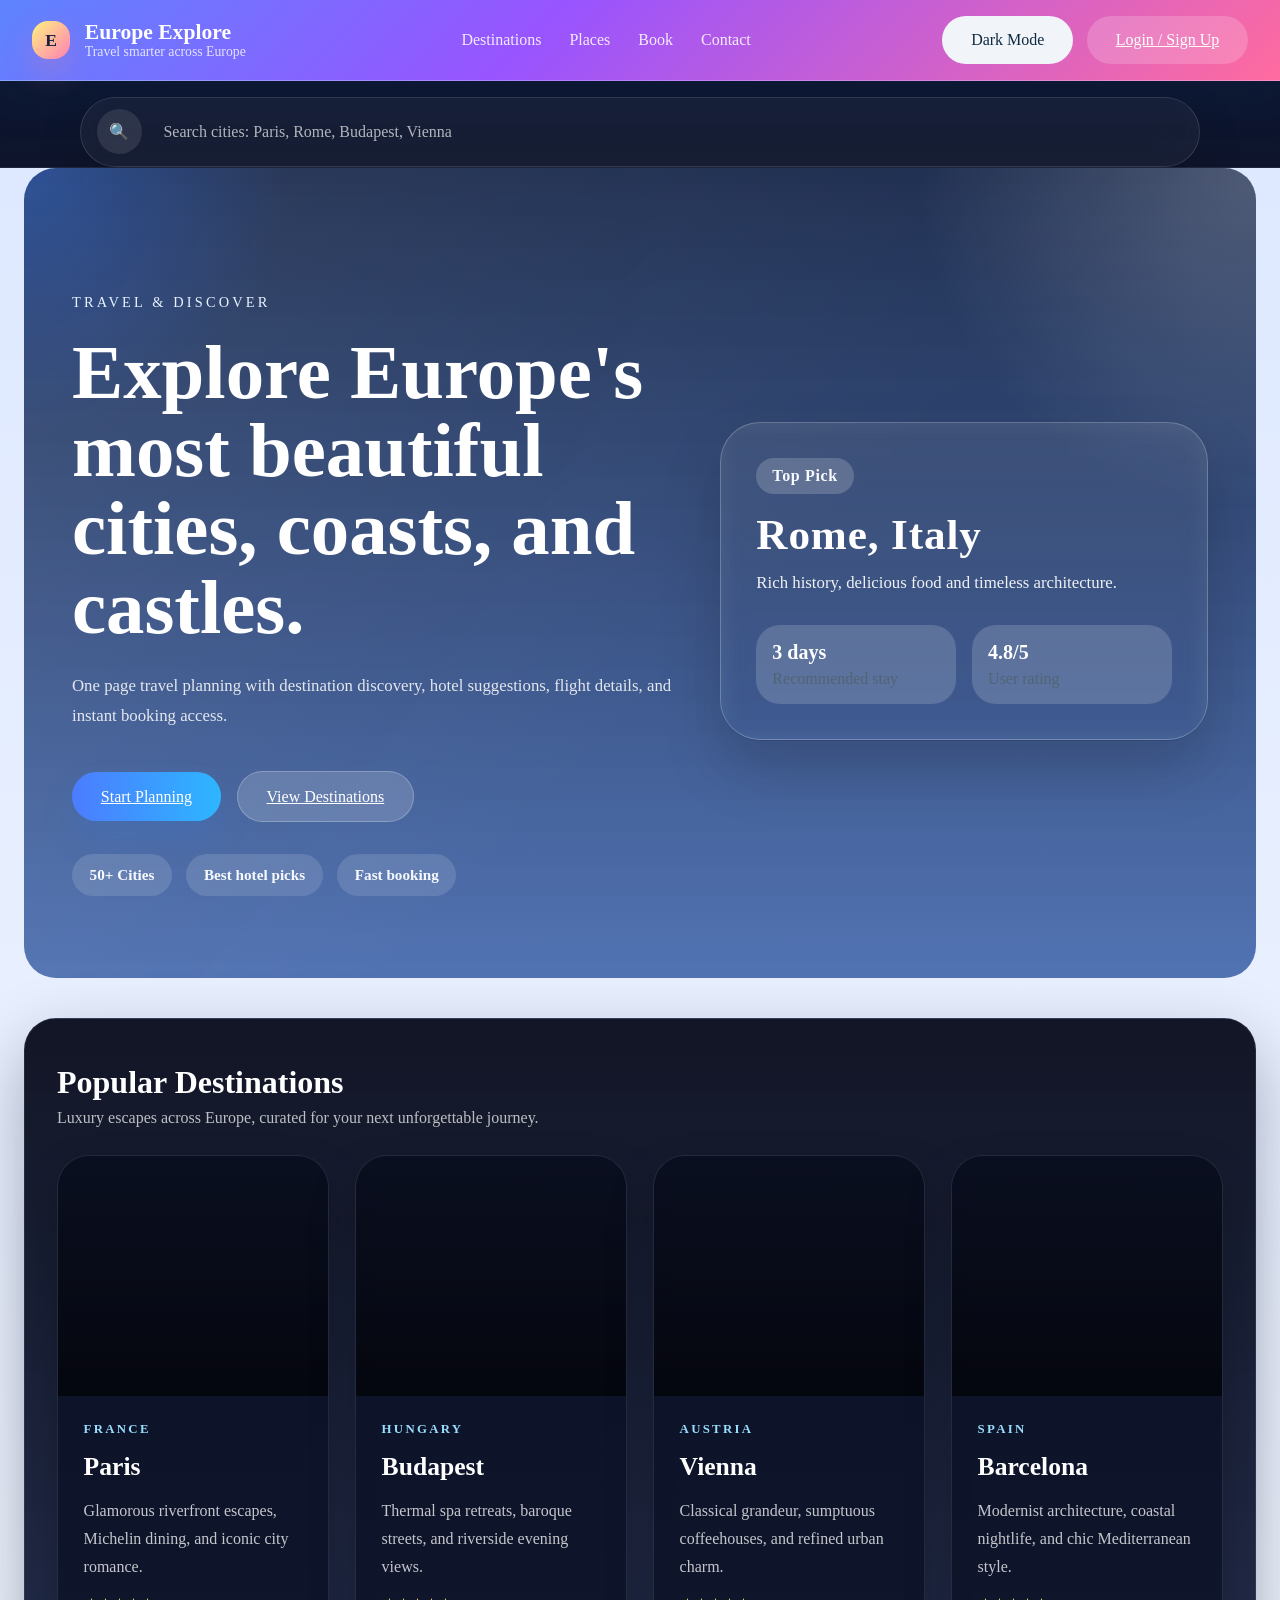
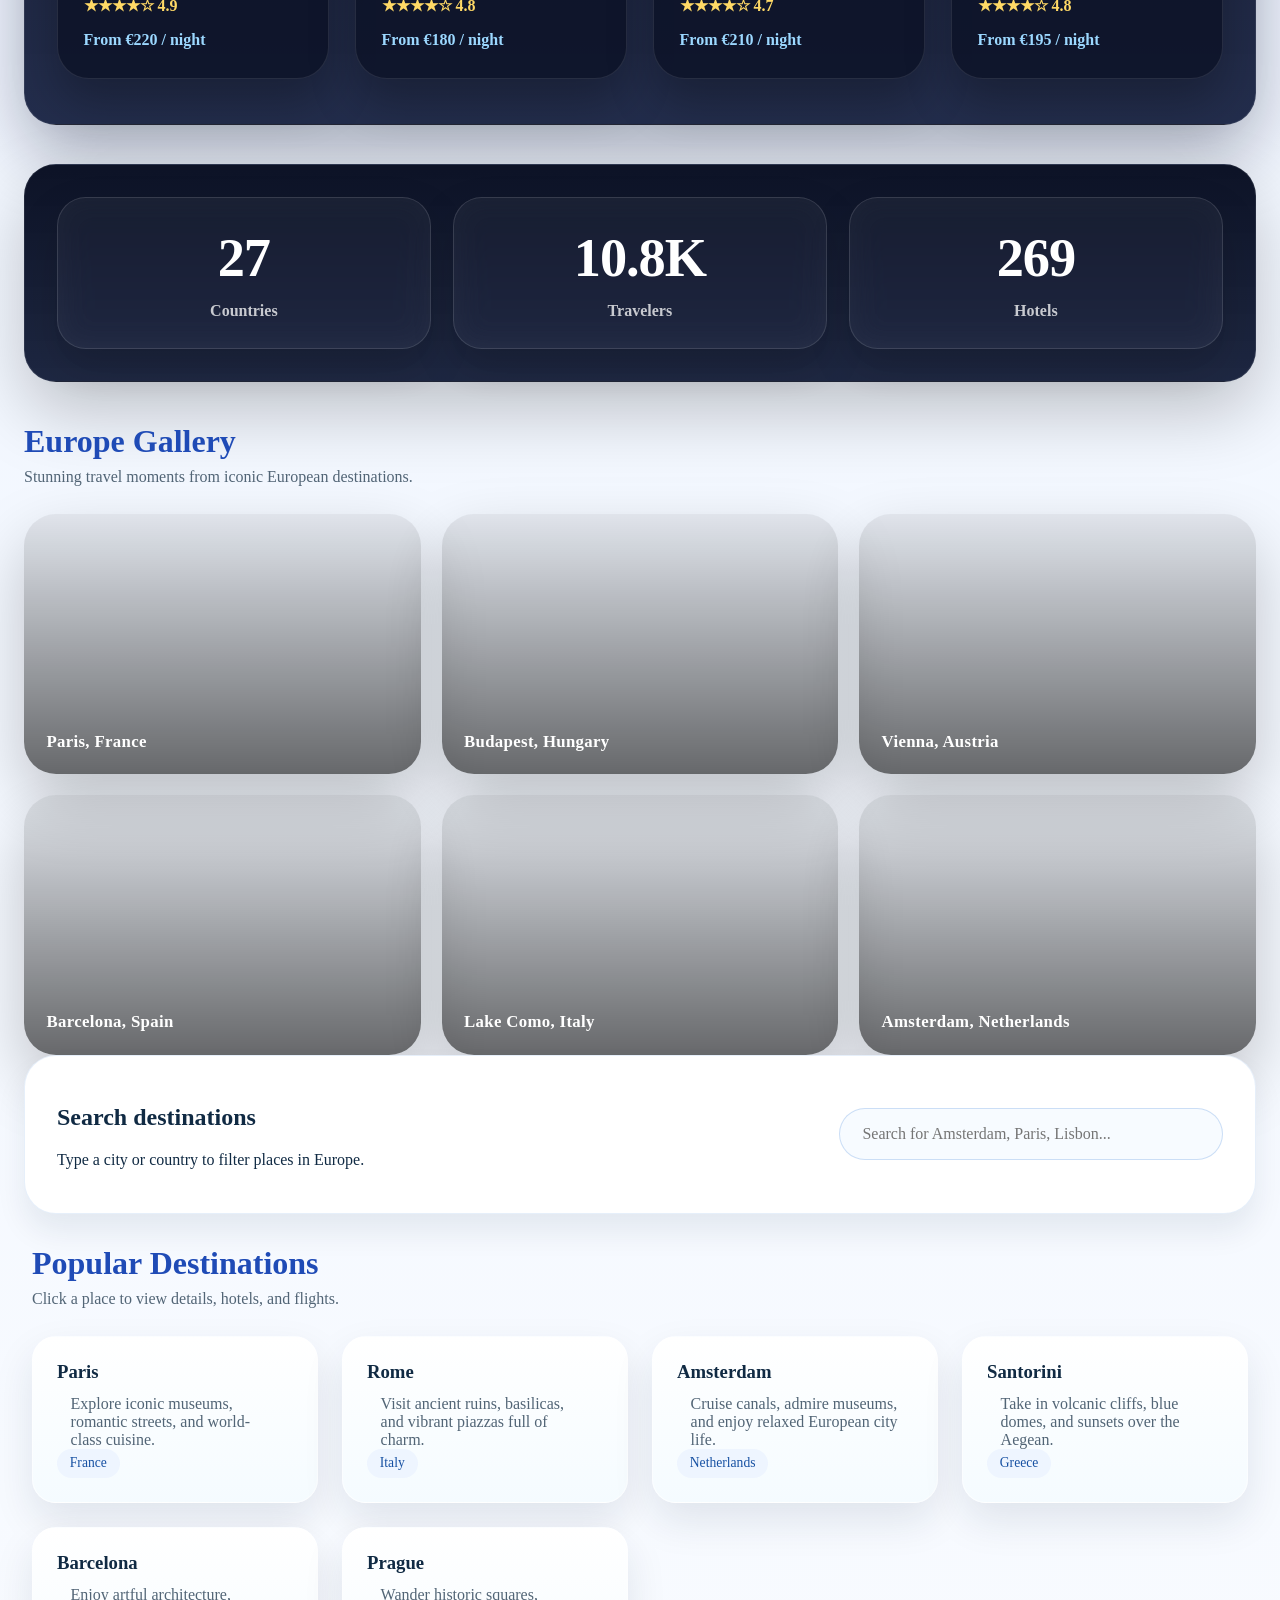
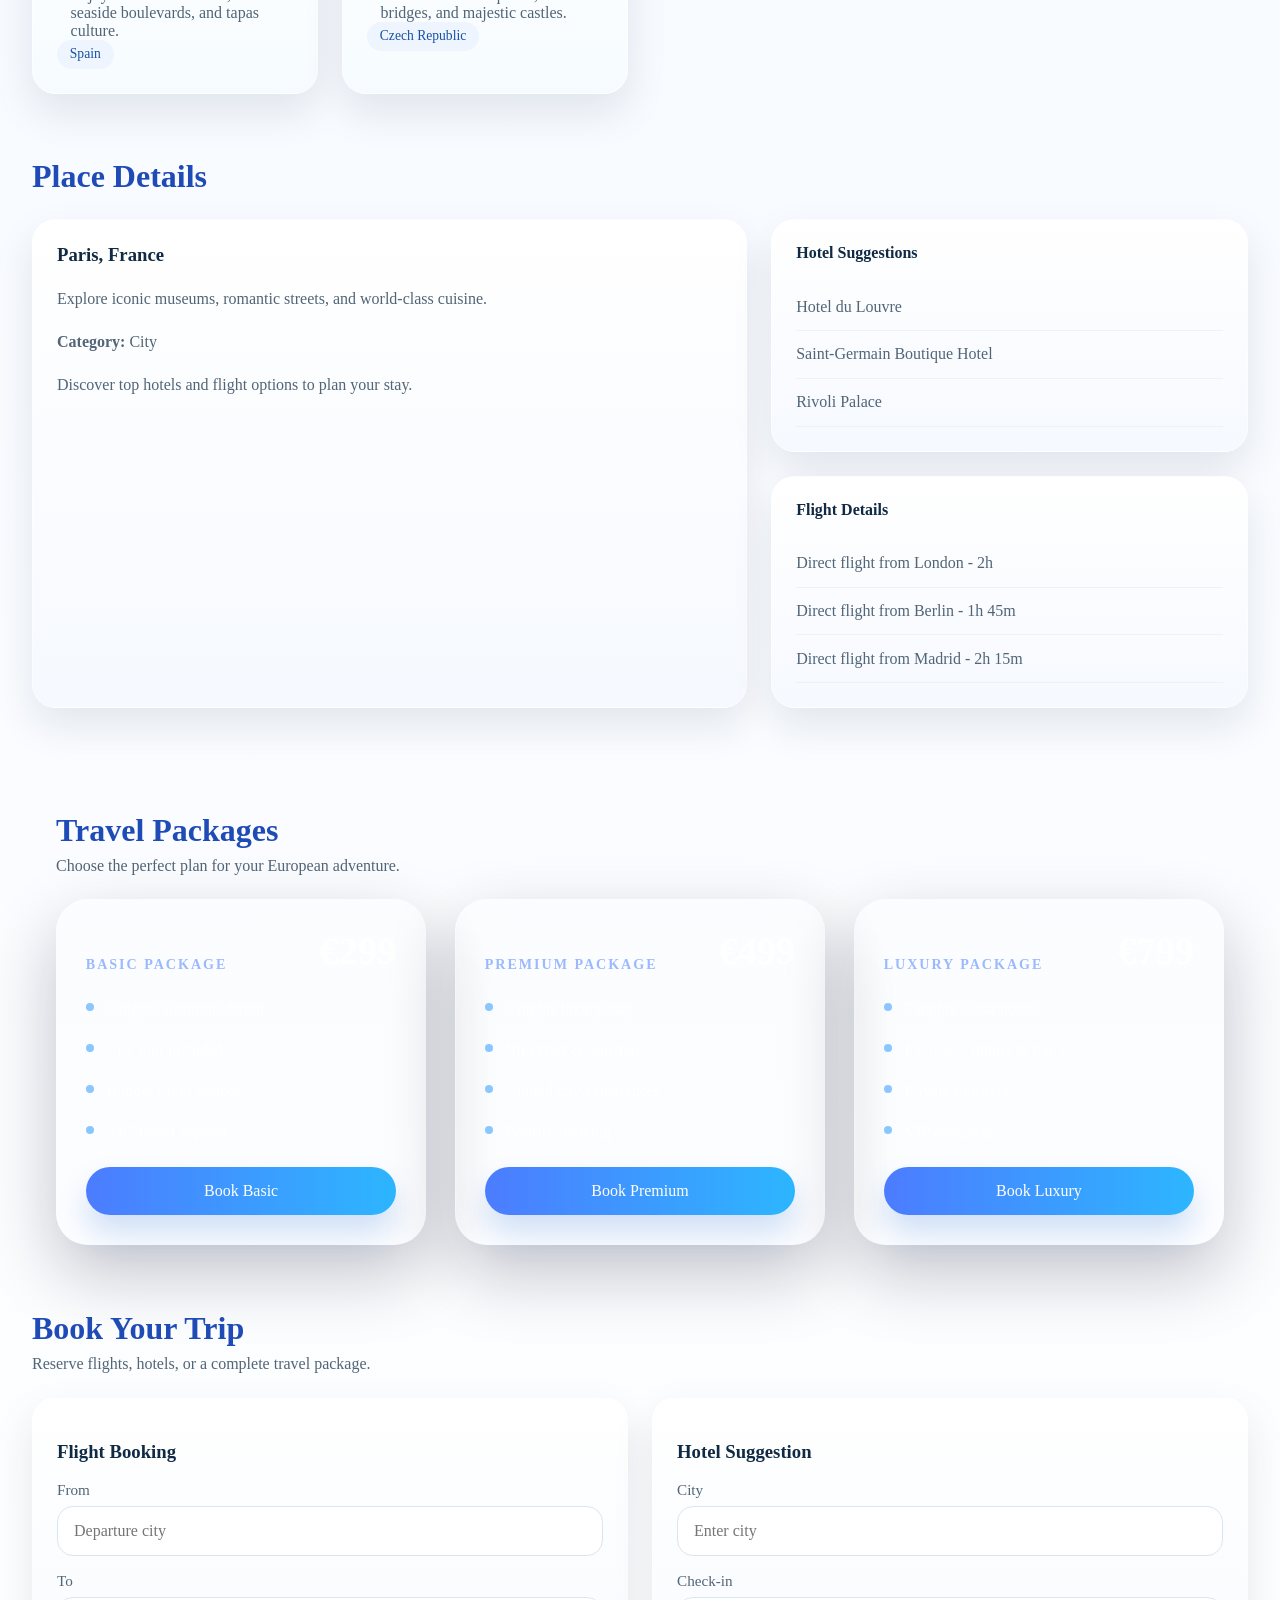
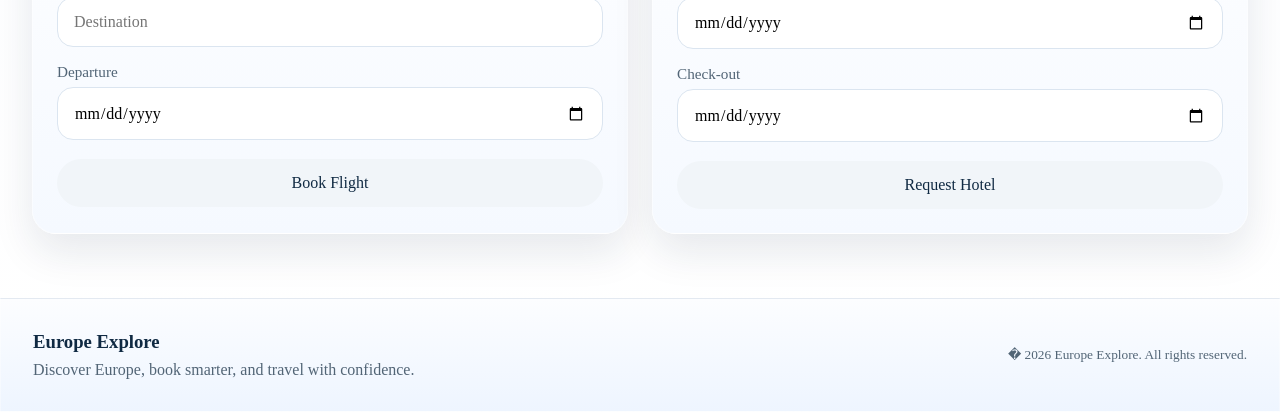
<file: index.html>
<!DOCTYPE html>
<html lang="en">
<head>
  <meta charset="UTF-8" />
  <meta name="viewport" content="width=device-width, initial-scale=1.0" />
  <title>Europe Explore</title>
  <link rel="stylesheet" href="style.css" />
</head>
<body>
  <header class="site-header">
    <div class="logo">
      <span class="logo-mark">E</span>
      <div class="logo-copy">
        <strong>Europe Explore</strong>
        <span>Travel smarter across Europe</span>
      </div>
    </div>
    <nav>
      <a href="#destinations">Destinations</a>
      <a href="#details">Places</a>
      <a href="#booking">Book</a>
      <a href="#contact">Contact</a>
    </nav>
    <div class="account-actions">
      <button id="themeToggle" class="btn btn-secondary">Dark Mode</button>
      <span id="userStatus" class="user-status hidden"></span>
      <a id="authLink" class="btn btn-tertiary" href="auth.html">Login / Sign Up</a>
      <button id="logoutBtn" class="btn btn-tertiary hidden">Logout</button>
    </div>
  </header>

  <section class="top-search">
    <div class="top-search-inner">
      <span class="search-icon">🔍</span>
      <input id="topSearchInput" type="search" placeholder="Search cities: Paris, Rome, Budapest, Vienna" aria-label="Search cities" />
    </div>
  </section>

  <main>
    <section class="hero">
      <div class="hero-copy">
        <p class="eyebrow">Travel & Discover</p>
        <h1>Explore Europe&apos;s most beautiful cities, coasts, and castles.</h1>
        <p>One page travel planning with destination discovery, hotel suggestions, flight details, and instant booking access.</p>
        <div class="hero-actions">
          <a class="btn btn-primary" href="#booking">Start Planning</a>
          <a class="btn btn-secondary" href="#destinations">View Destinations</a>
        </div>
        <div class="hero-features">
          <span class="feature-pill">50+ Cities</span>
          <span class="feature-pill">Best hotel picks</span>
          <span class="feature-pill">Fast booking</span>
        </div>
      </div>
      <div class="hero-image">
        <div class="hero-card">
          <div class="hero-card-badge">Top Pick</div>
          <h2>Rome, Italy</h2>
          <p>Rich history, delicious food and timeless architecture.</p>
          <div class="hero-card-meta">
            <div>
              <strong>3 days</strong>
              <span>Recommended stay</span>
            </div>
            <div>
              <strong>4.8/5</strong>
              <span>User rating</span>
            </div>
          </div>
        </div>
      </div>
    </section>

    <section class="popular-section">
      <div class="section-header">
        <h2>Popular Destinations</h2>
        <p>Luxury escapes across Europe, curated for your next unforgettable journey.</p>
      </div>
      <div class="popular-grid">
        <article class="popular-card">
          <div class="card-image" style="background-image:url('https://images.unsplash.com/photo-1528291151371-67e448d4ee5d?auto=format&fit=crop&w=900&q=80');"></div>
          <div class="card-body">
            <span class="card-country">France</span>
            <h3>Paris</h3>
            <p>Glamorous riverfront escapes, Michelin dining, and iconic city romance.</p>
            <div class="card-meta">
              <span class="rating">★★★★☆ 4.9</span>
              <span class="price">From €220 / night</span>
            </div>
          </div>
        </article>
        <article class="popular-card">
          <div class="card-image" style="background-image:url('https://images.unsplash.com/photo-1512453979798-5ea266f8880c?auto=format&fit=crop&w=900&q=80');"></div>
          <div class="card-body">
            <span class="card-country">Hungary</span>
            <h3>Budapest</h3>
            <p>Thermal spa retreats, baroque streets, and riverside evening views.</p>
            <div class="card-meta">
              <span class="rating">★★★★☆ 4.8</span>
              <span class="price">From €180 / night</span>
            </div>
          </div>
        </article>
        <article class="popular-card">
          <div class="card-image" style="background-image:url('https://images.unsplash.com/photo-1502602898657-3e91760cbb34?auto=format&fit=crop&w=900&q=80');"></div>
          <div class="card-body">
            <span class="card-country">Austria</span>
            <h3>Vienna</h3>
            <p>Classical grandeur, sumptuous coffeehouses, and refined urban charm.</p>
            <div class="card-meta">
              <span class="rating">★★★★☆ 4.7</span>
              <span class="price">From €210 / night</span>
            </div>
          </div>
        </article>
        <article class="popular-card">
          <div class="card-image" style="background-image:url('https://images.unsplash.com/photo-1501959915551-4e8dffef4adc?auto=format&fit=crop&w=900&q=80');"></div>
          <div class="card-body">
            <span class="card-country">Spain</span>
            <h3>Barcelona</h3>
            <p>Modernist architecture, coastal nightlife, and chic Mediterranean style.</p>
            <div class="card-meta">
              <span class="rating">★★★★☆ 4.8</span>
              <span class="price">From €195 / night</span>
            </div>
          </div>
        </article>
      </div>
    </section>

    <section class="stats-section">
      <div class="stats-grid">
        <article class="stat-card">
          <span class="stat-value" data-target="50">0</span>
          <p>Countries</p>
        </article>
        <article class="stat-card">
          <span class="stat-value" data-target="20000">0</span>
          <p>Travelers</p>
        </article>
        <article class="stat-card">
          <span class="stat-value" data-target="500">0</span>
          <p>Hotels</p>
        </article>
      </div>
    </section>

    <section class="gallery-section">
      <div class="section-header">
        <h2>Europe Gallery</h2>
        <p>Stunning travel moments from iconic European destinations.</p>
      </div>
      <div class="gallery-grid">
        <article class="gallery-item" style="background-image:url('https://images.unsplash.com/photo-1500530855697-b586d89ba3ee?auto=format&fit=crop&w=900&q=80');">
          <div class="gallery-overlay"><span>Paris, France</span></div>
        </article>
        <article class="gallery-item" style="background-image:url('https://images.unsplash.com/photo-1526935432235-7a937a9d5d2f?auto=format&fit=crop&w=900&q=80');">
          <div class="gallery-overlay"><span>Budapest, Hungary</span></div>
        </article>
        <article class="gallery-item" style="background-image:url('https://images.unsplash.com/photo-1505693416388-ac5ce068fe85?auto=format&fit=crop&w=900&q=80');">
          <div class="gallery-overlay"><span>Vienna, Austria</span></div>
        </article>
        <article class="gallery-item" style="background-image:url('https://images.unsplash.com/photo-1504384308090-c894fdcc538d?auto=format&fit=crop&w=900&q=80');">
          <div class="gallery-overlay"><span>Barcelona, Spain</span></div>
        </article>
        <article class="gallery-item" style="background-image:url('https://images.unsplash.com/photo-1491553895911-0055eca6402d?auto=format&fit=crop&w=900&q=80');">
          <div class="gallery-overlay"><span>Lake Como, Italy</span></div>
        </article>
        <article class="gallery-item" style="background-image:url('https://images.unsplash.com/photo-1512453979798-5ea266f8880c?auto=format&fit=crop&w=900&q=80');">
          <div class="gallery-overlay"><span>Amsterdam, Netherlands</span></div>
        </article>
      </div>
    </section>

    <section class="search-panel">
      <div>
        <h2>Search destinations</h2>
        <p>Type a city or country to filter places in Europe.</p>
      </div>
      <div class="search-bar">
        <input id="searchInput" type="text" placeholder="Search for Amsterdam, Paris, Lisbon..." />
      </div>
    </section>

    <section id="destinations" class="section-grid">
      <div class="section-header">
        <h2>Popular Destinations</h2>
        <p>Click a place to view details, hotels, and flights.</p>
      </div>
      <div id="destinationCards" class="grid"></div>
    </section>

    <section id="details" class="details-section">
      <div class="section-header">
        <h2>Place Details</h2>
      </div>
      <div class="detail-layout">
        <div class="detail-card" id="detailCard">
          <h3>Select a destination to see details</h3>
          <p>Choose one of the popular destinations above to view more information.</p>
        </div>
        <div class="info-panels">
          <div class="info-box">
            <h4>Hotel Suggestions</h4>
            <ul id="hotelList"></ul>
          </div>
          <div class="info-box">
            <h4>Flight Details</h4>
            <ul id="flightList"></ul>
          </div>
        </div>
      </div>
    </section>

    <section class="pricing-section">
      <div class="section-header">
        <h2>Travel Packages</h2>
        <p>Choose the perfect plan for your European adventure.</p>
      </div>
      <div class="pricing-grid">
        <article class="pricing-card">
          <div class="pricing-header">
            <span>Basic Package</span>
            <strong>€299</strong>
          </div>
          <ul class="pricing-features">
            <li>3 nights accommodation</li>
            <li>City tour included</li>
            <li>Budget flight options</li>
            <li>24/7 travel support</li>
          </ul>
          <button class="btn btn-primary">Book Basic</button>
        </article>
        <article class="pricing-card featured">
          <div class="pricing-header">
            <span>Premium Package</span>
            <strong>€499</strong>
          </div>
          <ul class="pricing-features">
            <li>5 nights luxury stay</li>
            <li>Breakfast & transfers</li>
            <li>Guided city experiences</li>
            <li>Priority booking</li>
          </ul>
          <button class="btn btn-primary">Book Premium</button>
        </article>
        <article class="pricing-card">
          <div class="pricing-header">
            <span>Luxury Package</span>
            <strong>€799</strong>
          </div>
          <ul class="pricing-features">
            <li>7 nights 5-star hotels</li>
            <li>Exclusive dining & tours</li>
            <li>Private transfers</li>
            <li>VIP concierge</li>
          </ul>
          <button class="btn btn-primary">Book Luxury</button>
        </article>
      </div>
    </section>

    <section id="booking" class="booking-section">
      <div class="section-header">
        <h2>Book Your Trip</h2>
        <p>Reserve flights, hotels, or a complete travel package.</p>
      </div>
      <div class="booking-grid">
        <div class="booking-card">
          <h3>Flight Booking</h3>
          <label>From</label>
          <input id="flightFrom" type="text" placeholder="Departure city" />
          <label>To</label>
          <input id="flightTo" type="text" placeholder="Destination" />
          <label>Departure</label>
          <input id="flightDate" type="date" />
          <button id="flightBookBtn" class="btn btn-secondary">Book Flight</button>
        </div>
        <div class="booking-card">
          <h3>Hotel Suggestion</h3>
          <label>City</label>
          <input id="hotelCity" type="text" placeholder="Enter city" />
          <label>Check-in</label>
          <input id="hotelCheckin" type="date" />
          <label>Check-out</label>
          <input id="hotelCheckout" type="date" />
          <button id="hotelBookBtn" class="btn btn-secondary">Request Hotel</button>
        </div>
      </div>
    </section>
  </main>

  <footer id="contact" class="site-footer">
    <div>
      <h3>Europe Explore</h3>
      <p>Discover Europe, book smarter, and travel with confidence.</p>
    </div>
    <small>� 2026 Europe Explore. All rights reserved.</small>
  </footer>

  <script src="script.js"></script>
</body>
</html>
</file>
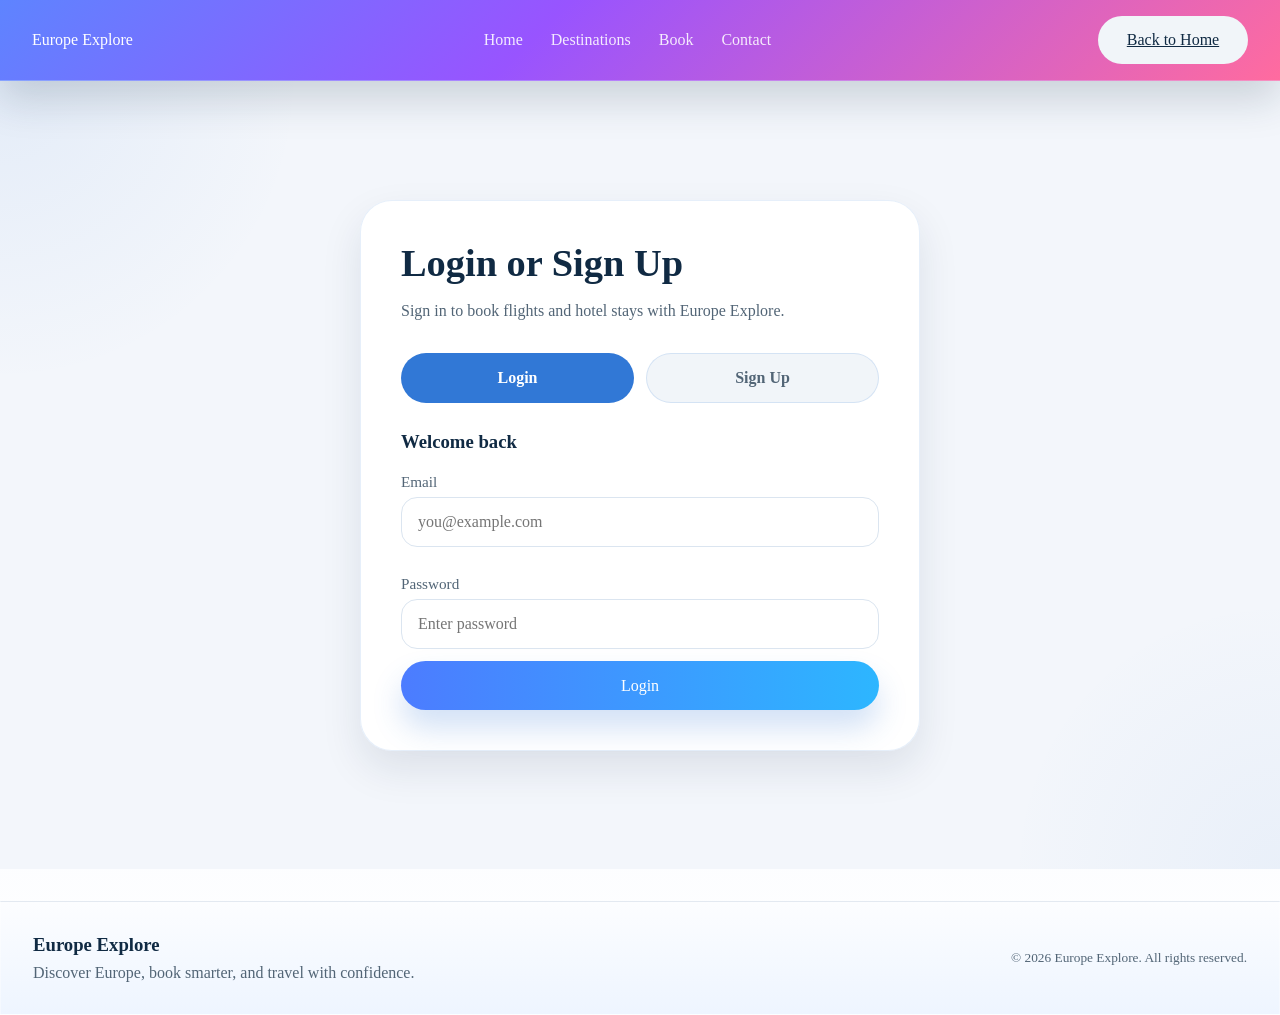
<file: auth.html>
<!DOCTYPE html>
<html lang="en">
<head>
  <meta charset="UTF-8" />
  <meta name="viewport" content="width=device-width, initial-scale=1.0" />
  <title>Europe Explore — Login / Sign Up</title>
  <link rel="stylesheet" href="style.css" />
</head>
<body>
  <header class="site-header">
    <div class="logo">Europe Explore</div>
    <nav>
      <a href="index.html">Home</a>
      <a href="index.html#destinations">Destinations</a>
      <a href="index.html#booking">Book</a>
      <a href="#contact">Contact</a>
    </nav>
    <a class="btn btn-secondary" href="index.html">Back to Home</a>
  </header>

  <main class="auth-page">
    <div class="auth-card">
      <h1>Login or Sign Up</h1>
      <p>Sign in to book flights and hotel stays with Europe Explore.</p>
      <div class="auth-tabs">
        <button id="loginTab" class="tab active" type="button">Login</button>
        <button id="signupTab" class="tab" type="button">Sign Up</button>
      </div>
      <div id="loginForm" class="auth-form active">
        <h3>Welcome back</h3>
        <label for="loginEmail">Email</label>
        <input id="loginEmail" type="email" placeholder="you@example.com" />
        <label for="loginPassword">Password</label>
        <input id="loginPassword" type="password" placeholder="Enter password" />
        <button id="loginSubmit" class="btn btn-primary">Login</button>
      </div>
      <div id="signupForm" class="auth-form">
        <h3>Create your account</h3>
        <label for="signupName">Full name</label>
        <input id="signupName" type="text" placeholder="Your name" />
        <label for="signupEmail">Email</label>
        <input id="signupEmail" type="email" placeholder="you@example.com" />
        <label for="signupPassword">Password</label>
        <input id="signupPassword" type="password" placeholder="Create password" />
        <button id="signupSubmit" class="btn btn-primary">Sign Up</button>
      </div>
    </div>
  </main>

  <footer id="contact" class="site-footer">
    <div>
      <h3>Europe Explore</h3>
      <p>Discover Europe, book smarter, and travel with confidence.</p>
    </div>
    <small>© 2026 Europe Explore. All rights reserved.</small>
  </footer>

  <script src="auth.js"></script>
</body>
</html>
</file>
<file: style.css>
:root {
  --bg: #f3f6fb;
  --surface: #ffffff;
  --text: #102a43;
  --muted: #526576;
  --accent: #3178d6;
  --accent-strong: #1751a3;
  --shadow: 0 18px 40px rgba(16, 42, 67, 0.1);
}

* {
  box-sizing: border-box;
}

html {
  scroll-behavior: smooth;
  /* Animate the page background and text color when switching themes */
  transition: background 0.35s ease, color 0.35s ease;
}

body,
button,
input,
.site-header,
.hero,
.top-search,
.top-search-inner,
.search-panel,
.detail-card,
.info-box,
.booking-card,
.site-footer,
.pricing-card,
.stat-card,
.popular-card,
.gallery-item {
  /* Smoothly animate card and container properties during theme switch */
  transition: background 0.35s ease, color 0.35s ease, border-color 0.35s ease, box-shadow 0.35s ease, transform 0.35s ease;
}

.top-search {
  padding: 1rem 1.5rem 0;
  background: linear-gradient(180deg, rgba(13, 23, 51, 1), rgba(9, 16, 39, 0.98));
  border-bottom: 1px solid rgba(255, 255, 255, 0.08);
}

.top-search-inner {
  max-width: 1120px;
  margin: 0 auto;
  display: flex;
  align-items: center;
  gap: 0.85rem;
  background: rgba(255, 255, 255, 0.05);
  border: 1px solid rgba(255, 255, 255, 0.12);
  box-shadow: 0 20px 48px rgba(0, 0, 0, 0.16);
  border-radius: 999px;
  padding: 0.6rem 1rem;
  backdrop-filter: blur(18px);
}

.search-icon {
  display: inline-flex;
  align-items: center;
  justify-content: center;
  width: 2.8rem;
  height: 2.8rem;
  border-radius: 50%;
  background: rgba(255, 255, 255, 0.1);
  color: #ffffff;
  font-size: 1rem;
}

.top-search-inner input {
  flex: 1;
  border: none;
  background: transparent;
  color: #f4f8ff;
  font-size: 1rem;
  padding: 0.95rem 0.5rem;
  border-radius: 999px;
}

.top-search-inner input::placeholder {
  color: rgba(255, 255, 255, 0.68);
}

.top-search-inner input:focus {
  outline: none;
}

.reveal {
  opacity: 0;
  transform: translateY(26px);
  transition: transform 0.8s ease, opacity 0.8s ease;
  will-change: transform, opacity;
}

.reveal-visible {
  opacity: 1;
  transform: translateY(0);
}

.hidden {
  display: none !important;
}

body {
  margin: 0;
  font-family: Inter, system-ui, -apple-system, BlinkMacSystemFont, "Segoe UI", sans-serif;
  color: var(--text);
  background: linear-gradient(180deg, #dce7ff 0%, #f2f7ff 34%, #ffffff 100%);
  min-height: 100vh;
}

body, input, button {
  font: inherit;
}

body.dark-mode {
  background: #070f1d;
  color: #e7f2ff;
}

body.dark-mode .site-header {
  background: rgba(8, 24, 48, 0.88);
  border-bottom-color: rgba(255, 255, 255, 0.08);
  box-shadow: 0 20px 38px rgba(0, 0, 0, 0.45);
}

body.dark-mode .site-header nav a {
  color: rgba(255, 255, 255, 0.72);
}

body.dark-mode .site-header nav a:hover {
  color: #ffffff;
}

body.dark-mode .hero {
  background: radial-gradient(circle at top left, rgba(28, 137, 255, 0.32), transparent 18%), linear-gradient(180deg, rgba(4, 14, 34, 0.96), rgba(28, 46, 91, 0.92));
}

body.dark-mode .search-panel,
body.dark-mode .detail-card,
body.dark-mode .info-box,
body.dark-mode .booking-card,
body.dark-mode .site-footer,
body.dark-mode .card {
  background: rgba(12, 26, 54, 0.72) !important;
  border-color: rgba(255, 255, 255, 0.1) !important;
  box-shadow: 0 28px 60px rgba(0, 0, 0, 0.24) !important;
  color: #e9efff;
}

body.dark-mode .section-header h2,
body.dark-mode .hero-card h2,
body.dark-mode .tab.active,
body.dark-mode .feature-pill,
body.dark-mode .btn-primary {
  color: #f7fbff;
}

.site-header {
  display: flex;
  justify-content: space-between;
  align-items: center;
  padding: 1rem 2rem;
  background: linear-gradient(135deg, #5e84ff 0%, #9854ff 42%, #ff6b9f 100%);
  color: #ffffff;
  backdrop-filter: blur(18px);
  position: sticky;
  top: 0;
  z-index: 10;
  border-bottom: 1px solid rgba(255, 255, 255, 0.25);
  box-shadow: 0 18px 42px rgba(16, 42, 67, 0.18);
  animation: fadeInDown 0.75s ease-out;
}

@keyframes fadeInDown {
  0% {
    opacity: 0;
    transform: translateY(-24px);
  }
  100% {
    opacity: 1;
    transform: translateY(0);
  }
}

.site-header nav a {
  position: relative;
}

.site-header nav a::after {
  content: "";
  position: absolute;
  left: 0;
  bottom: -6px;
  width: 100%;
  height: 3px;
  background: rgba(255, 255, 255, 0.9);
  transform: scaleX(0);
  transform-origin: left;
  transition: transform 0.28s ease;
}

.site-header nav a:hover::after {
  transform: scaleX(1);
}

.site-header nav a:hover {
  color: #ffffff;
}

.site-header nav a:focus-visible::after {
  transform: scaleX(1);
}

.site-header nav a:focus-visible {
  outline: none;
}

.site-header .logo {
  display: flex;
  align-items: center;
  gap: 0.9rem;
}

.site-header .logo-mark {
  width: 2.4rem;
  height: 2.4rem;
  display: inline-flex;
  align-items: center;
  justify-content: center;
  border-radius: 1rem;
  background: linear-gradient(135deg, #fff27f 0%, #ff7fb5 100%);
  color: #16213e;
  font-weight: 900;
  font-size: 1.1rem;
  box-shadow: 0 14px 30px rgba(255, 123, 134, 0.25);
}

.site-header .logo-copy {
  display: grid;
  line-height: 1.1;
}

.site-header .logo-copy strong {
  font-size: 1.35rem;
}

.site-header .logo-copy span {
  font-size: 0.86rem;
  color: rgba(255, 255, 255, 0.8);
}

.site-header nav a {
  margin-left: 1.5rem;
  color: rgba(255, 255, 255, 0.88);
  text-decoration: none;
  transition: color 0.2s ease;
}

.site-header nav a:hover {
  color: #ffffff;
}

.btn-tertiary,
.btn-secondary {
  background: rgba(255, 255, 255, 0.18);
  color: #ffffff;
  border: 1px solid rgba(255, 255, 255, 0.28);
}

.btn-tertiary:hover,
.btn-secondary:hover {
  background: rgba(255, 255, 255, 0.3);
}


.hero {
  position: relative;
  min-height: calc(100vh - 90px);
  display: grid;
  grid-template-columns: 1.2fr 0.95fr;
  gap: 2rem;
  align-items: center;
  padding: 4rem 3rem 3rem;
  margin: 0 1.5rem 2rem;
  border-radius: 2rem;
  background: radial-gradient(circle at top left, rgba(27, 105, 255, 0.35), transparent 18%), linear-gradient(180deg, rgba(19, 35, 70, 0.95), rgba(55, 93, 165, 0.85));
  color: #fff;
  overflow: hidden;
}

.hero::before {
  content: "";
  position: absolute;
  inset: 0;
  background-image: radial-gradient(circle at top right, rgba(255,255,255,0.22), transparent 23%), linear-gradient(135deg, rgba(255,255,255,0.08), transparent 58%);
  pointer-events: none;
}

.hero-copy {
  position: relative;
  z-index: 1;
}

.hero-copy .eyebrow {
  text-transform: uppercase;
  letter-spacing: 0.22em;
  font-size: 0.9rem;
  margin-bottom: 1.1rem;
  color: #e7f2ff;
}

.hero h1 {
  font-size: clamp(3.5rem, 6vw, 5.8rem);
  margin: 0;
  line-height: 1.02;
  color: #ffffff;
}

.hero p {
  max-width: 44rem;
  margin: 1.5rem 0 2.5rem;
  color: rgba(255, 255, 255, 0.85);
  line-height: 1.8;
  font-size: 1.05rem;
}

.hero-actions {
  display: flex;
  flex-wrap: wrap;
  gap: 1rem;
  align-items: center;
}

.hero-features {
  display: flex;
  flex-wrap: wrap;
  gap: 0.9rem;
  margin-top: 2rem;
}

.feature-pill {
  display: inline-flex;
  padding: 0.75rem 1.1rem;
  border-radius: 999px;
  background: rgba(255, 255, 255, 0.13);
  color: #f7fbff;
  font-weight: 700;
  font-size: 0.95rem;
}

.btn {
  display: inline-flex;
  align-items: center;
  justify-content: center;
  border: none;
  border-radius: 999px;
  padding: 0.95rem 1.8rem;
  cursor: pointer;
  transition: transform 0.2s ease, background-color 0.2s ease;
}

.btn:hover {
  transform: translateY(-1px);
}

.btn-primary {
  background: linear-gradient(90deg, #4c7cff 0%, #2db6ff 100%);
  color: #fff;
  box-shadow: 0 18px 30px rgba(49, 120, 214, 0.22);
}

.hero .btn-secondary {
  background: rgba(255, 255, 255, 0.16);
  color: #ffffff;
  border: 1px solid rgba(255, 255, 255, 0.24);
}

.hero .btn-secondary:hover {
  background: rgba(255, 255, 255, 0.26);
}

.search-panel,
.detail-card,
.info-box,
.booking-card,
.site-footer {
  background: rgba(255, 255, 255, 0.62);
  backdrop-filter: blur(18px);
  border: 1px solid rgba(255, 255, 255, 0.36);
}

.booking-card {
  background: linear-gradient(180deg, rgba(255, 255, 255, 0.9) 0%, rgba(245, 249, 255, 0.95) 100%);
}

.site-footer {
  background: linear-gradient(180deg, rgba(252, 253, 255, 0.95) 0%, rgba(238, 245, 255, 0.92) 100%);
}

.account-actions {
  display: flex;
  align-items: center;
  gap: 0.85rem;
}

.user-status {
  color: var(--accent-strong);
  font-weight: 700;
}

.auth-page {
  display: grid;
  place-items: center;
  min-height: calc(100vh - 112px);
  padding: 3rem 1.5rem;
  background: radial-gradient(circle at top left, rgba(49, 120, 214, 0.08), transparent 20%), radial-gradient(circle at bottom right, rgba(49, 120, 214, 0.05), transparent 18%), var(--bg);
}

.auth-card {
  width: min(560px, 100%);
  background: rgba(255, 255, 255, 0.98);
  border-radius: 2rem;
  padding: 2.5rem;
  box-shadow: var(--shadow);
  border: 1px solid rgba(49, 120, 214, 0.12);
}

.auth-card h1 {
  margin-top: 0;
  margin-bottom: 0.75rem;
  font-size: clamp(2rem, 3vw, 2.8rem);
}

.auth-card p {
  margin: 0 0 1.75rem;
  color: var(--muted);
  line-height: 1.75;
}

.auth-tabs {
  display: flex;
  gap: 0.75rem;
  margin-bottom: 1.75rem;
}

.tab {
  flex: 1;
  padding: 0.95rem 1.25rem;
  border-radius: 999px;
  border: 1px solid rgba(49, 120, 214, 0.15);
  background: #f1f5f9;
  color: var(--muted);
  font-weight: 700;
  cursor: pointer;
  transition: background-color 0.2s ease, color 0.2s ease;
}

.tab.active {
  background: var(--accent);
  color: #fff;
}

.auth-form {
  display: none;
}

.auth-form.active {
  display: block;
}

.auth-form h3 {
  margin-top: 0;
  margin-bottom: 1.25rem;
}

.auth-form label {
  display: block;
  margin: 1rem 0 0.35rem;
  color: var(--muted);
  font-size: 0.95rem;
}

.auth-form input {
  width: 100%;
  padding: 0.95rem 1rem;
  border-radius: 1rem;
  border: 1px solid #dbe5f0;
  margin-bottom: 0.75rem;
}

.auth-form button {
  width: 100%;
}

.btn-secondary {
  background: #f1f5f9;
  color: var(--text);
}

.hero-image {
  display: flex;
  justify-content: flex-end;
  position: relative;
  z-index: 1;
}

.hero-card {
  max-width: 34rem;
  width: 100%;
  padding: 2.2rem;
  border-radius: 2.5rem;
  box-shadow: 0 30px 60px rgba(0, 0, 0, 0.18);
  background: linear-gradient(180deg, rgba(255, 255, 255, 0.13) 0%, rgba(255, 255, 255, 0.08) 100%);
  border: 1px solid rgba(255, 255, 255, 0.22);
  color: #ffffff;
  backdrop-filter: blur(10px);
}

.hero-card-badge {
  display: inline-flex;
  padding: 0.55rem 1rem;
  border-radius: 999px;
  background: rgba(255, 255, 255, 0.18);
  color: #f7fbff;
  font-weight: 700;
  margin-bottom: 1rem;
  letter-spacing: 0.04em;
}

.hero-card h2 {
  margin: 0 0 0.65rem;
  font-size: 2.7rem;
  letter-spacing: 0.02em;
}

.hero-card p {
  margin: 0 0 1.75rem;
  color: rgba(255, 255, 255, 0.92);
  font-size: 1.05rem;
  line-height: 1.7;
}

.hero-card-meta {
  display: grid;
  grid-template-columns: repeat(2, minmax(0, 1fr));
  gap: 1rem;
}

.hero-card-meta div {
  padding: 1rem;
  border-radius: 1.5rem;
  background: rgba(255, 255, 255, 0.16);
}

.hero-card-meta strong {
  display: block;
  font-size: 1.25rem;
  margin-bottom: 0.35rem;
}

.hero-card-meta span {
  color: rgba(255, 255, 255, 0.8);
}

.hero-card span {
  color: var(--muted);
}

.search-panel {
  background: #ffffff;
  margin: 0 1.5rem;
  border-radius: 2rem;
  padding: 1.75rem 2rem;
  border: 1px solid rgba(255, 119, 91, 0.16);
  box-shadow: 0 20px 45px rgba(255, 119, 91, 0.08);
  display: flex;
  justify-content: space-between;
  flex-wrap: wrap;
  gap: 1rem;
  align-items: center;
  box-shadow: 0 18px 30px rgba(16, 42, 67, 0.08);
  border: 1px solid rgba(49, 120, 214, 0.12);
}

.search-bar input {
  min-width: 24rem;
  width: 100%;
  max-width: 36rem;
  border: 1px solid rgba(49, 120, 214, 0.22);
  border-radius: 999px;
  padding: 1rem 1.4rem;
  background: #f7fbff;
  transition: border-color 0.2s ease, box-shadow 0.2s ease;
}

.search-bar input:focus {
  outline: none;
  border-color: var(--accent-strong);
  box-shadow: 0 0 0 4px rgba(49, 120, 214, 0.12);
}

.section-grid,
.details-section,
.booking-section,
.pricing-section {
  padding: 2rem;
}

.section-header h2 {
  margin: 0 0 0.5rem;
  font-size: 2rem;
  color: #1f4bb6;
}

.pricing-section {
  margin: 2.5rem 1.5rem 0;
}

.pricing-grid {
  display: grid;
  grid-template-columns: repeat(auto-fit, minmax(250px, 1fr));
  gap: 1.8rem;
  margin-top: 1.5rem;
}

.pricing-card {
  display: flex;
  flex-direction: column;
  gap: 1.4rem;
  padding: 1.8rem;
  border-radius: 2rem;
  background: rgba(255, 255, 255, 0.08);
  backdrop-filter: blur(18px);
  border: 1px solid rgba(255, 255, 255, 0.16);
  box-shadow: 0 28px 70px rgba(8, 14, 36, 0.24);
  transition: transform 0.28s ease, box-shadow 0.28s ease, border-color 0.28s ease;
}

.pricing-card:hover {
  transform: translateY(-10px);
  border-color: rgba(255, 255, 255, 0.32);
  box-shadow: 0 38px 90px rgba(8, 14, 36, 0.28);
}

.pricing-card.featured {
  background: rgba(255, 255, 255, 0.12);
  border-color: rgba(255, 255, 255, 0.24);
}

.pricing-header {
  display: flex;
  justify-content: space-between;
  align-items: flex-end;
  gap: 1rem;
}

.pricing-header span {
  color: #9bb9ff;
  font-weight: 700;
  letter-spacing: 0.14em;
  text-transform: uppercase;
  font-size: 0.88rem;
}

.pricing-header strong {
  font-size: 2.4rem;
  color: #ffffff;
}

.pricing-features {
  list-style: none;
  margin: 0;
  padding: 0;
  display: grid;
  gap: 0.85rem;
}

.pricing-features li {
  color: rgba(255, 255, 255, 0.8);
  line-height: 1.7;
  padding-left: 1.3rem;
  position: relative;
}

.pricing-features li::before {
  content: "";
  position: absolute;
  left: 0;
  top: 0.5rem;
  width: 0.5rem;
  height: 0.5rem;
  border-radius: 50%;
  background: #8ac7ff;
}

.pricing-card .btn-primary {
  margin-top: auto;
  width: 100%;
}

@media (max-width: 720px) {
  .pricing-section {
    margin: 2rem 1rem 0;
    padding: 1.75rem 1rem;
  }

  .pricing-card {
    padding: 1.6rem;
  }
}

.popular-section .section-header h2 {
  color: #ffffff;
}

.popular-section .section-header p {
  color: rgba(255, 255, 255, 0.72);
}

.section-header p {
  margin: 0;
  color: var(--muted);
}

.popular-section {
  margin: 2.5rem 1.5rem 0;
  padding: 2.8rem 2rem;
  border-radius: 2rem;
  background: linear-gradient(180deg, rgba(9, 12, 29, 0.96) 0%, rgba(21, 32, 65, 0.94) 100%);
  box-shadow: 0 28px 70px rgba(3, 10, 36, 0.32);
  border: 1px solid rgba(255, 255, 255, 0.08);
}

.popular-grid {
  display: grid;
  grid-template-columns: repeat(auto-fit, minmax(250px, 1fr));
  gap: 1.6rem;
  margin-top: 1.75rem;
}

.stats-section {
  margin: 2.5rem 1.5rem 0;
  padding: 2rem;
  border-radius: 2rem;
  background: linear-gradient(180deg, rgba(8, 14, 34, 0.98), rgba(18, 28, 56, 0.95));
  border: 1px solid rgba(255, 255, 255, 0.08);
  box-shadow: 0 30px 70px rgba(0, 0, 0, 0.22);
}

.stats-grid {
  display: grid;
  grid-template-columns: repeat(auto-fit, minmax(200px, 1fr));
  gap: 1.4rem;
}

.gallery-section {
  margin: 2.5rem 1.5rem 0;
}

.gallery-grid {
  display: grid;
  grid-template-columns: repeat(3, minmax(0, 1fr));
  gap: 1.3rem;
  margin-top: 1.75rem;
}

.gallery-item {
  position: relative;
  min-height: 260px;
  border-radius: 2rem;
  overflow: hidden;
  background-size: cover;
  background-position: center;
  box-shadow: 0 28px 65px rgba(0, 0, 0, 0.22);
  transform: scale(1);
  transition: transform 0.45s ease, box-shadow 0.45s ease;
}

.gallery-item:hover {
  transform: scale(1.04);
  box-shadow: 0 38px 90px rgba(0, 0, 0, 0.3);
}

.gallery-overlay {
  position: absolute;
  inset: 0;
  background: linear-gradient(180deg, rgba(0, 0, 0, 0.08), rgba(0, 0, 0, 0.58));
  display: flex;
  align-items: flex-end;
  padding: 1.4rem;
}

.gallery-overlay span {
  color: #ffffff;
  font-size: 1.05rem;
  font-weight: 700;
  letter-spacing: 0.02em;
}

@media (max-width: 980px) {
  .gallery-grid {
    grid-template-columns: repeat(2, minmax(0, 1fr));
  }
}

@media (max-width: 640px) {
  .gallery-grid {
    grid-template-columns: 1fr;
  }
}

.stat-card {
  display: grid;
  align-items: center;
  justify-items: center;
  gap: 0.8rem;
  padding: 1.8rem;
  border-radius: 1.8rem;
  background: rgba(255, 255, 255, 0.06);
  border: 1px solid rgba(255, 255, 255, 0.12);
  backdrop-filter: blur(16px);
  box-shadow: 0 18px 40px rgba(0, 0, 0, 0.2);
  transition: transform 0.28s ease, box-shadow 0.28s ease, border-color 0.28s ease;
}

.stat-card:hover {
  transform: translateY(-8px);
  border-color: rgba(255, 255, 255, 0.2);
  box-shadow: 0 26px 56px rgba(0, 0, 0, 0.26);
}

.stat-value {
  font-size: clamp(2.5rem, 5vw, 3.4rem);
  color: #ffffff;
  font-weight: 800;
  letter-spacing: -0.02em;
}

.stat-card p {
  margin: 0;
  color: rgba(255, 255, 255, 0.76);
  font-weight: 600;
}

.popular-card {
  display: flex;
  flex-direction: column;
  border-radius: 2rem;
  overflow: hidden;
  border: 1px solid rgba(255, 255, 255, 0.1);
  background: rgba(9, 14, 34, 0.72);
  box-shadow: 0 24px 45px rgba(0, 0, 0, 0.25);
  transition: transform 0.28s ease, box-shadow 0.28s ease, border-color 0.28s ease;
}

.popular-card:hover {
  transform: translateY(-10px);
  border-color: rgba(255, 255, 255, 0.22);
  box-shadow: 0 32px 60px rgba(0, 0, 0, 0.32);
}

.card-image {
  min-height: 240px;
  background-size: cover;
  background-position: center;
  position: relative;
}

.card-image::after {
  content: "";
  position: absolute;
  inset: 0;
  background: linear-gradient(180deg, rgba(0, 0, 0, 0.12) 0%, rgba(0, 0, 0, 0.65) 100%);
}

.card-body {
  padding: 1.6rem 1.6rem 1.8rem;
  display: grid;
  gap: 0.95rem;
}

.card-country {
  color: #99deff;
  text-transform: uppercase;
  letter-spacing: 0.18em;
  font-size: 0.8rem;
  font-weight: 700;
}

.popular-card h3 {
  margin: 0;
  font-size: clamp(1.4rem, 2vw, 1.7rem);
  color: #ffffff;
}

.popular-card p {
  margin: 0;
  color: rgba(255, 255, 255, 0.76);
  line-height: 1.75;
}

.card-meta {
  display: flex;
  justify-content: space-between;
  align-items: center;
  gap: 1rem;
  flex-wrap: wrap;
  font-weight: 700;
}

.rating {
  color: #ffd966;
}

.price {
  color: #9cd8ff;
}

.grid {
  display: grid;
  grid-template-columns: repeat(auto-fit, minmax(240px, 1fr));
  gap: 1.5rem;
  margin-top: 1.75rem;
}

.card {
  background: linear-gradient(180deg, rgba(255, 255, 255, 0.92) 0%, rgba(244, 251, 255, 0.92) 100%);
  border-radius: 1.5rem;
  padding: 1.5rem;
  box-shadow: var(--shadow);
  cursor: pointer;
  transition: transform 0.3s ease, border-color 0.2s ease, box-shadow 0.3s ease;
  border: 1px solid rgba(255, 255, 255, 0.6);
  backdrop-filter: blur(18px);
  animation: float 8s ease-in-out infinite;
}

.card:hover {
  transform: translateY(-12px) scale(1.01);
  border-color: rgba(49, 120, 214, 0.22);
  box-shadow: 0 28px 54px rgba(49, 120, 214, 0.14);
}

@keyframes float {
  0%, 100% {
    transform: translateY(0);
  }
  50% {
    transform: translateY(-8px);
  }
}

.card h3 {
  margin: 0 0 0.75rem;
}

.card p {
  margin: 0 0.85rem;
  color: var(--muted);
}

.card .tag {
  display: inline-flex;
  padding: 0.4rem 0.8rem;
  border-radius: 999px;
  background: #eef5ff;
  color: var(--accent-strong);
  font-size: 0.85rem;
}

.detail-layout {
  display: grid;
  grid-template-columns: 1.5fr 1fr;
  gap: 1.5rem;
  margin-top: 1.5rem;
}

.detail-card,
.info-box {
  background: linear-gradient(180deg, #ffffff 0%, #f6f9ff 100%);
  border-radius: 1.5rem;
  padding: 1.5rem;
  box-shadow: var(--shadow);
}

.detail-card h3 {
  margin-top: 0;
}

.detail-card p {
  color: var(--muted);
  line-height: 1.7;
}

.info-panels {
  display: grid;
  gap: 1.5rem;
}

.info-box h4 {
  margin-top: 0;
}

.info-box ul {
  list-style: none;
  margin: 0;
  padding: 0;
}

.info-box li {
  padding: 0.9rem 0;
  border-bottom: 1px solid #eef2f6;
  color: var(--muted);
}

.booking-grid {
  display: grid;
  grid-template-columns: repeat(auto-fit, minmax(280px, 1fr));
  gap: 1.5rem;
  margin-top: 1.5rem;
}

.booking-card {
  background: linear-gradient(180deg, #ffffff 0%, #f5f9ff 100%);
  border-radius: 1.5rem;
  padding: 1.5rem;
  box-shadow: var(--shadow);
}

.booking-card label {
  display: block;
  margin: 1rem 0 0.4rem;
  color: var(--muted);
  font-size: 0.95rem;
}

.booking-card input {
  width: 100%;
  padding: 0.95rem 1rem;
  border-radius: 1rem;
  border: 1px solid #dbe5f0;
  transition: border-color 0.2s ease, box-shadow 0.2s ease;
}

.booking-card input:focus {
  outline: none;
  border-color: var(--accent-strong);
  box-shadow: 0 0 0 4px rgba(49, 120, 214, 0.08);
}

.booking-card .btn {
  width: 100%;
  margin-top: 1.2rem;
}

.site-footer {
  padding: 2rem;
  margin-top: 2rem;
  background: linear-gradient(180deg, #fcfdff 0%, #eef5ff 100%);
  border-top: 1px solid rgba(226, 232, 240, 0.9);
  display: flex;
  justify-content: space-between;
  align-items: center;
  gap: 1rem;
}

.site-footer h3 {
  margin: 0 0 0.5rem;
}

.site-footer p,
.site-footer small {
  margin: 0;
  color: var(--muted);
}

@media (max-width: 960px) {
  .hero {
    grid-template-columns: 1fr;
    padding: 3rem 1.5rem 2rem;
  }

  .hero-card {
    margin-top: 2rem;
  }

  .detail-layout {
    grid-template-columns: 1fr;
  }

  .site-header {
    flex-wrap: wrap;
    justify-content: center;
    gap: 1rem;
  }

  .site-header nav {
    width: 100%;
    margin-top: 0.75rem;
    display: flex;
    flex-wrap: wrap;
    justify-content: center;
    gap: 1rem;
  }

  .site-header nav a {
    margin-left: 0;
    margin-right: 0;
  }
}

@media (max-width: 640px) {
  .site-header,
  .search-panel,
  .hero,
  .section-grid,
  .details-section,
  .booking-section,
  .site-footer {
    padding-left: 1rem;
    padding-right: 1rem;
  }

  .hero {
    min-height: auto;
    padding-bottom: 2rem;
  }

  .hero h1 {
    font-size: clamp(2.6rem, 8vw, 3.6rem);
  }

  .hero p {
    max-width: 100%;
  }

  .search-panel {
    flex-direction: column;
    align-items: stretch;
  }

  .hero-actions {
    flex-direction: column;
    align-items: stretch;
  }

  .hero-card {
    padding: 2rem;
  }
}
</file>
